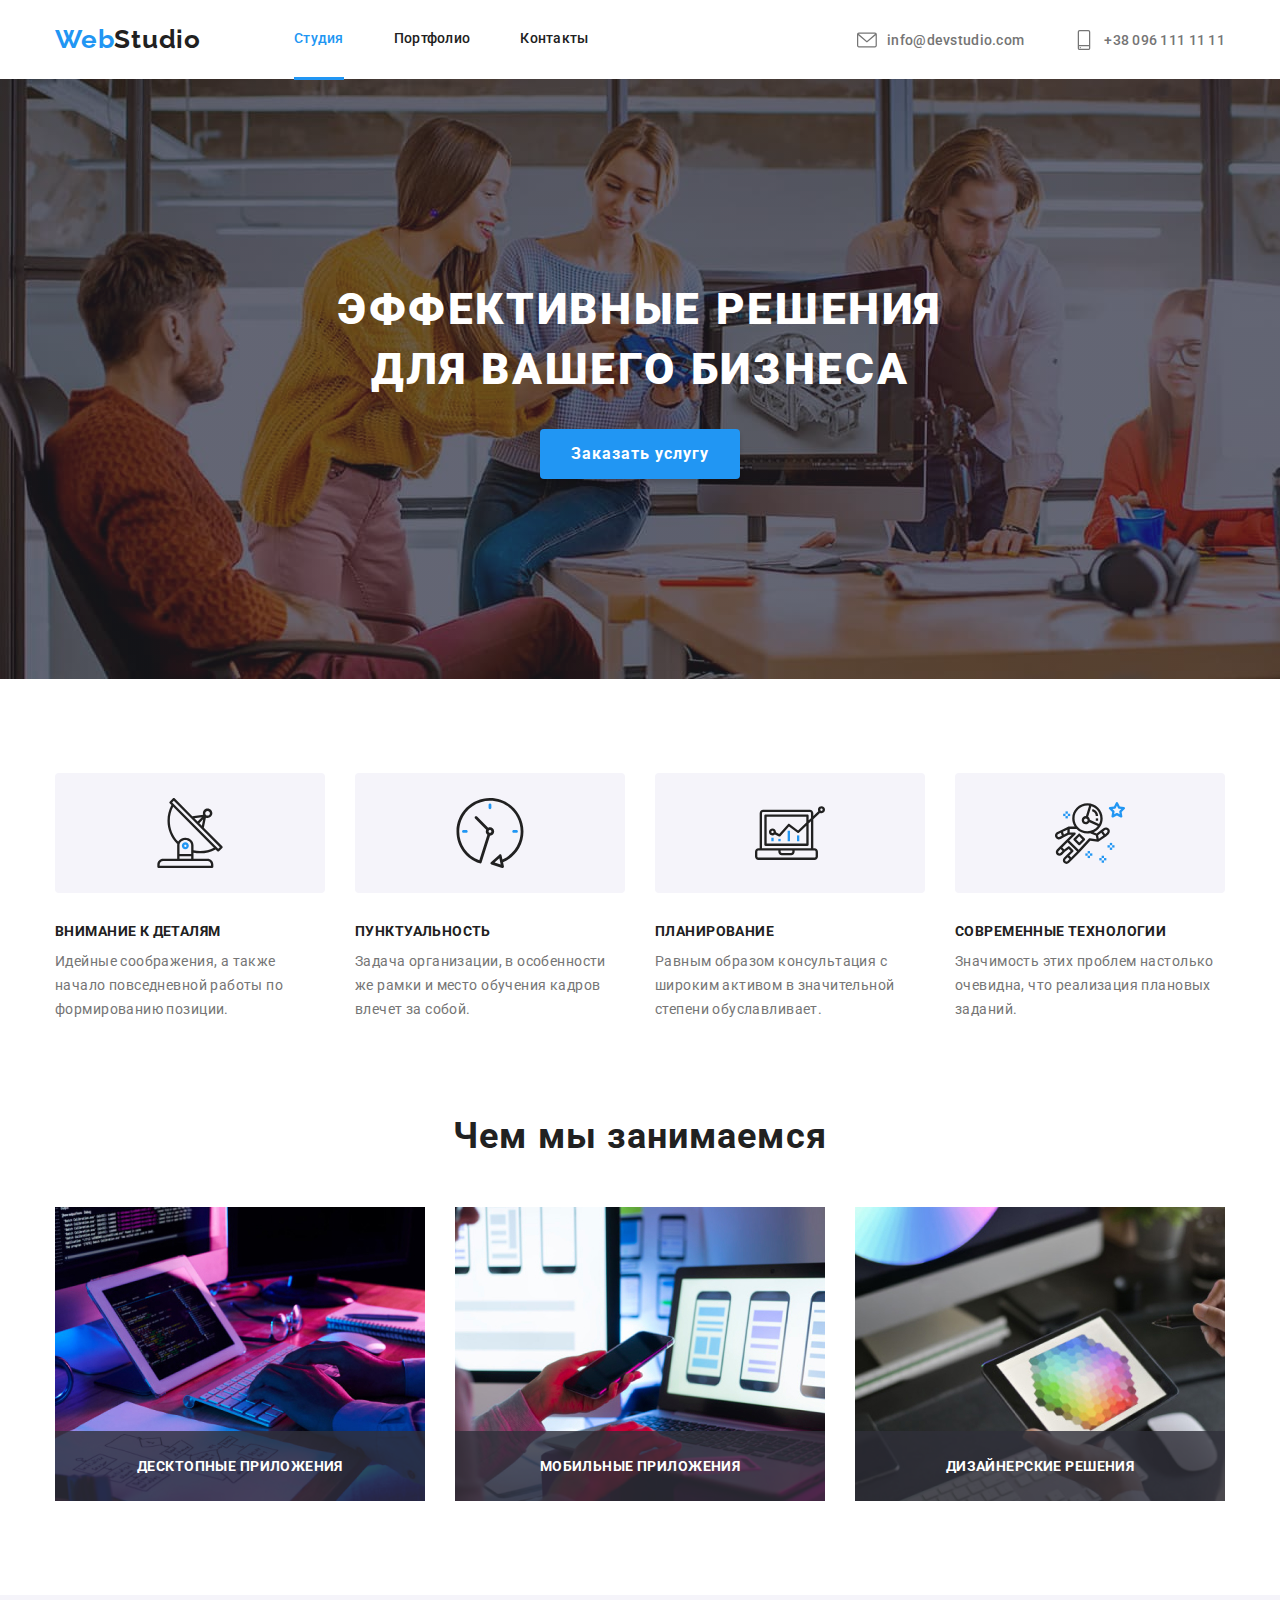
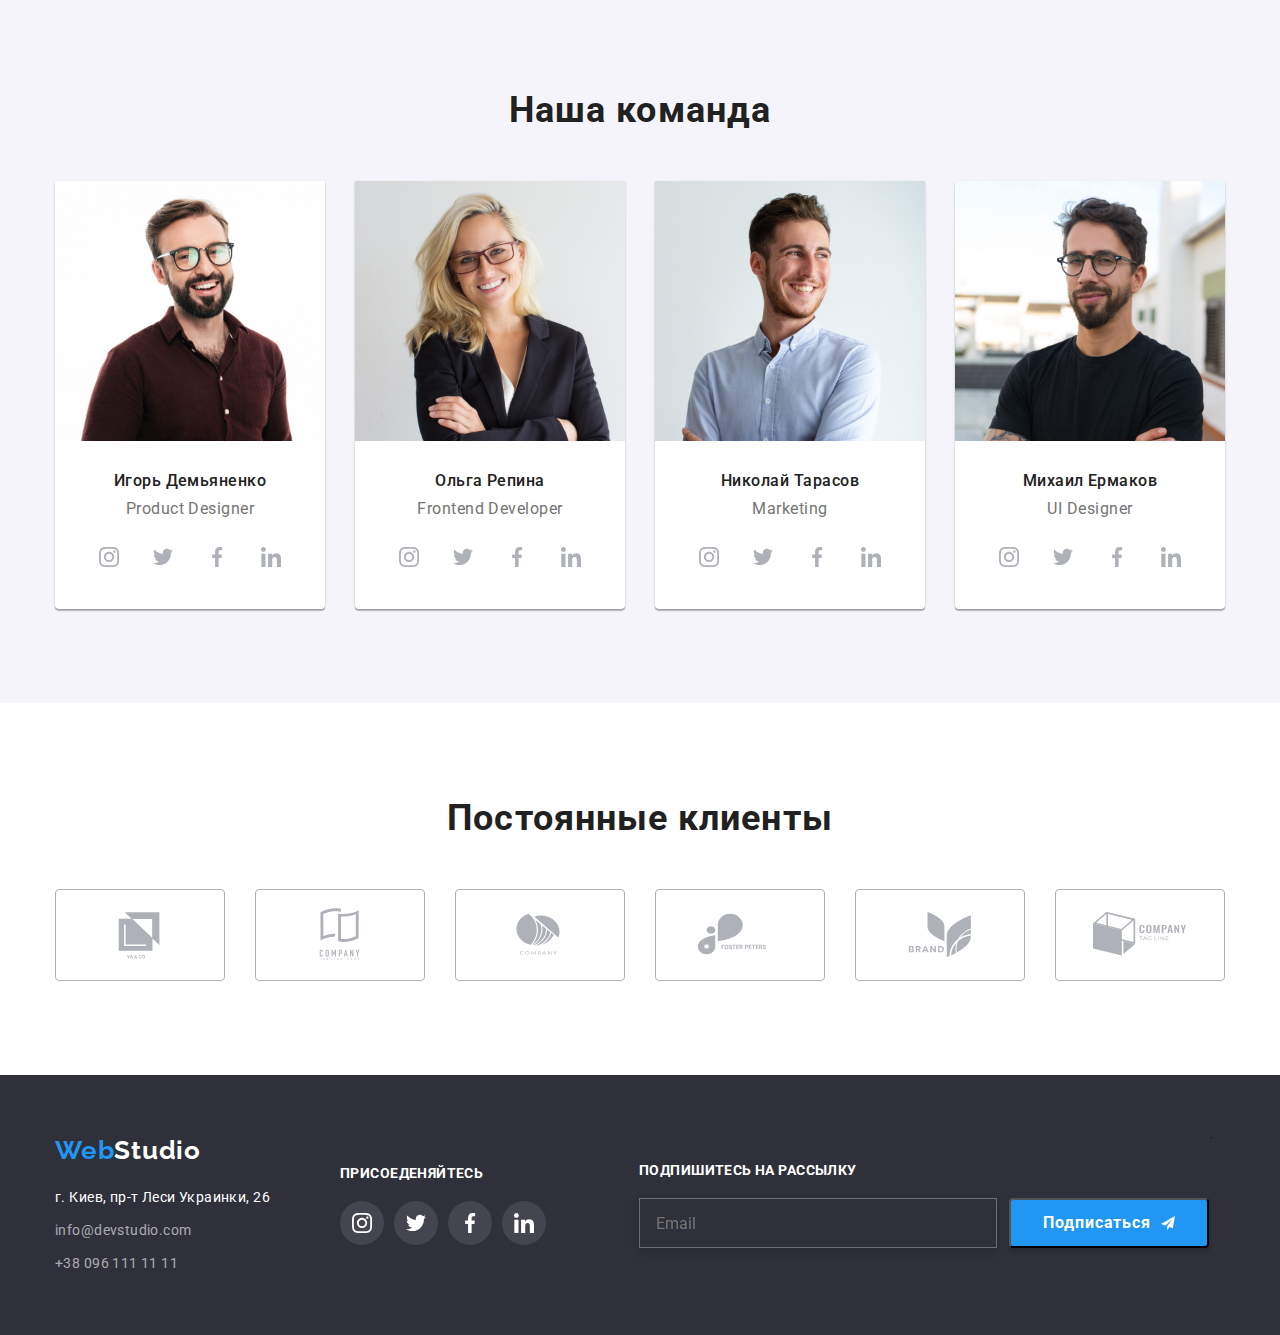
<file: index.html>
<!DOCTYPE html>
<html lang="en">
  <head>
    <meta charset="UTF-8" />
    <meta http-equiv="X-UA-Compatible" content="IE=edge" />
    <meta name="viewport" content="width=device-width, initial-scale=1.0" />
    <link href="https://fonts.googleapis.com/css2?family=Raleway:wght@700&display=swap" rel="stylesheet">
    <link href="https://fonts.googleapis.com/css2?family=Raleway:wght@700&family=Roboto:wght@400;500;700;900&display=swap" rel="stylesheet">
    <link rel="stylesheet" href="https://cdnjs.cloudflare.com/ajax/libs/modern-normalize/1.1.0/modern-normalize.min.css">
    <link rel="stylesheet" href="./css/main.min.css">
    <title>Document</title>
  </head>

  <body>
    <header class="header">
      <div class="container header-container">
        <nav class="nav">
          <a href="" class="nav-logo">Web<span class="nav-logo2">Studio</span></a>
        <ul class="site-nav">
          <li class="site-nav__item"><a href="./index.html" class="site-nav__link site-nav__link--current">Студия</a></li>
          <li class="site-nav__item">
            <a href="./portfolio.html" class="site-nav__link ">Портфолио </a>
          </li >
          <li class="site-nav__item"><a href="" class="site-nav__link"> Контакты </a></li>
        </ul>
      </nav>
        <ul class="contacts-list">
          <li class="contacts-list__item">
            <a href="mailto:info@devstudio.com" class="contacts-list__link"> 
              <svg class="contacts-list__link--mail" width="20" height="20">
                <use href="./images/icons.svg#icon-mail"></use>
              </svg>info@devstudio.com
            </a>
          </li >
          <li class="contacts-list__item">
            <a href="tel:+380961111111" class="contacts-list__link"
              ><svg class="contacts-list__link--phone" width="20" height="20">
                <use href="./images/icons.svg#icon-smartphone"></use>
              </svg> +38 096 111 11 11</a
            >
          </li>
        </ul>
      </div>
    </header>
    <main>
      <section class="section-slogan"> 
        <div class="container">
          <h1 class="section-slogan__title" >Эффективные решения <br> для вашего бизнеса</h1>
          <button type="button" class="section-slogan__button" data-modal-open>Заказать услугу</button>
        </div>
      </section>
      <div class="backdrop is-hidden" data-modal>
        <div class="modal">
          <form class="modal-form">
            <div class="form-block">
              <h6 class="tittle-form">
              Оставьте свои данные, мы вам перезвоним
              </h6>
              <label for="name" class="label-form">
                Имя 
              </label>
              <div class="icon-block">
              <input class="input-form" type="text" id="name" name="name" >
                  <svg class="icon-form">
                    <use href="./images/icons.svg#icon-contact " width="12" height="12">
                    </use>
                  </svg>
              </div>
              <label for="tel" class="label-form">
                Телефон 
              </label>
              <div class="icon-block">
                <input class="input-form" type="tel" id="tel" name="tel">
                  <svg class="icon-form">
                    <use href="./images/icons.svg#icon-phone " width="12" height="12">
                    </use>
                  </svg>
              </div>
              <label for="mail" class="label-form">
                Почта
              </label>
                <div class="icon-block">
                  <input class="input-form"  type="email" id="mail" name="mail">
                    <svg class="icon-form">
                      <use href="./images/icons.svg#icon-mail-form" width="12" height="12">
                      </use>
                    </svg>
                </div>
              <label for="comment" class="label-form">
                Комментарий
              </label>
              <textarea class="textarea" rows="5"  placeholder="Введите текст" ></textarea>
            </div>
            <label class="check-block-text" >
              <input type="checkbox"  name="topic" value="agree" id="agree"  class="checkbox" >
              <span class="check"></span>
              Соглашаюсь с рассылкой и принимаю <a class="link-form" href="">Условия договора</a></label> 
            <button class="form-button" type="submit">Отправить</button>
          </form>
          <button data-modal-close class="close-menu">
            <svg class="icon-close-form">
              <use href="./images/icons.svg#icon-close " width="11" height="11">
              </use>
            </svg>
          </button>
        </div>
      </div>
      
      <section class="section">
        <div class="container ">
          <h2 class="section-tittle">Информация</h2>
          <ul class="information-list">
            <li class="information-list__item">
              <div class="information-meta">
                <svg class="information-icon" width="70" height="70">
                  <use href="./images/icons.svg#icon-antenna"></use>
                </svg>
              </div>
              <h3 class="information-subtitles">Внимание к деталям</h3>
              <p class="information-description">
                Идейные соображения, а также начало повседневной работы по
                формированию позиции.
              </p>
            </li>   
            <li class="information-list__item">
              <div class="information-meta">
                <svg class="information-icon" width="70" height="70">
                  <use href="./images/icons.svg#icon-clock"></use>
                </svg>
              </div>
              <h3 class="information-subtitles">Пунктуальность</h3>
              <p class="information-description"> 
                Задача организации, в особенности же рамки и место обучения кадров
                влечет за собой.
              </p>
            </li>
            <li class="information-list__item">
              <div class="information-meta">
                <svg class="information-icon" width="70" height="70">
                  <use href="./images/icons.svg#icon-diagrama"></use>
                </svg>  
              </div>
              <h3 class="information-subtitles">Планирование</h3>
              <p class="information-description">
                Равным образом консультация с широким активом в значительной
                степени обуславливает.
              </p>
            </li>
            <li class="information-list__item">
              <div class="information-meta">
                <svg class="information-icon" width="70" height="70">
                  <use href="./images/icons.svg#icon-astronaut"></use>
                </svg>
              </div>
              <h3 class="information-subtitles">Современные технологии</h3>
              <p class="information-description">
                Значимость этих проблем настолько очевидна, что реализация
                плановых заданий.
              </p >
            </li>
          </ul>
        </div>
        </section >
        <section class="section-specialization">
          <div class="container">
            <h2 class="section-specialization__tittle">Чем мы занимаемся</h2>
          <ul class="specialization-list">
            <li class="specalization-list__item">
              <div class="specalization-thumb thumb-one">
                <img src="./images/img.jpg" alt="Человек печатает" width="370" />
              </div>
              
            </li>
            <li class="specalization-list__item">
              <div class="specalization-thumb thumb-two">
                <img
                src="./images/img2.jpg"
                alt="Человек смотрит в телефон"
                width="370"
              />
              </div>
              
            </li>
            <li class="specalization-list__item">
              <div class="specalization-thumb thumb-three">
                <img
                src="./images/img3.jpg"
                alt="Человек смотрит в планшет"
                width="370"
              />
              </div>
            </li>
          </ul>
        </div>
      </section>
      <section class="section-team">
        <div class="container">
        <h2 class="section-team__tittle"> Наша команда</h2>
        <ul class="team-list">
          <li class="team-list__item">
            <img src="./images/h1.jpg" alt="Фото парня в очках" width="270" />
            <div class="teams-container">
            <h3 class="team-name">Игорь Демьяненко</h3>
            <p class="team-specialization">Product Designer</p>
            <ul class="team-media__list">
              <li class="team-media__list--item">
                <a class="team-media__link" href="">
                  <svg class="team-media__icon">
                    <use href="./images/icons.svg#icon-instagram">
                    </use>
                  </svg>
                </a>
              </li>
              <li class="team-media__list--item"> <a class="team-media__link" href="">
                <svg class="team-media__icon">
                  <use href="./images/icons.svg#icon-twitter">
                  </use>
                </svg>
              </a></li>
              <li class="team-media__list--item">
                <a class="team-media__link" href="">
                <svg class="team-media__icon">
                  <use href="./images/icons.svg#icon-facebook">
                  </use>
                </svg>
              </a></li>
              <li class="team-media__list--item"> <a class="team-media__link" href="">
                <svg class="team-media__icon">
                  <use href="./images/icons.svg#icon-linkedin">
                  </use>
                </svg>
              </a></li>
            </ul>
            </div>
          </li>
          <li class="team-list__item">
            <img
              src="./images/h2.jpg"
              alt="Фото девушки с белыми волосами в очках"
              width="270"
            />
            <div class="teams-container">
            <h3 class="team-name">Ольга Репина</h3>
            <p class="team-specialization">Frontend Developer</p>  
            <ul class="team-media__list">
              <li class="team-media__list--item">
                <a class="team-media__link" href="">
                  <svg class="team-media__icon">
                    <use href="./images/icons.svg#icon-instagram">
                    </use>
                  </svg>
                </a>
              </li>
              <li class="team-media__list--item"> <a class="team-media__link" href="">
                <svg class="team-media__icon">
                  <use href="./images/icons.svg#icon-twitter">
                  </use>
                </svg>
              </a></li>
              <li class="team-media__list--item">
                <a class="team-media__link" href="">
                <svg class="team-media__icon">
                  <use href="./images/icons.svg#icon-facebook">
                  </use>
                </svg>
              </a></li>
              <li class="team-media__list--item"> <a class="team-media__link" href="">
                <svg class="team-media__icon">
                  <use href="./images/icons.svg#icon-linkedin">
                  </use>
                </svg>
              </a></li>
            </ul>
            </div>
          </li>
          <li class="team-list__item">
            <img
              src="./images/h3.jpg"
              alt="Фото парня в рубашке  "
              width="270"
            />
            <div class="teams-container">
            <h3 class="team-name">Николай Тарасов</h3>
            <p class="team-specialization">Marketing</p>  
            <ul class="team-media__list">
              <li class="team-media__list--item">
                <a class="team-media__link" href="">
                  <svg class="team-media__icon">
                    <use href="./images/icons.svg#icon-instagram">
                    </use>
                  </svg>
                </a>
              </li>
              <li class="team-media__list--item"> <a class="team-media__link" href="">
                <svg class="team-media__icon">
                  <use href="./images/icons.svg#icon-twitter">
                  </use>
                </svg>
              </a></li>
              <li class="team-media__list--item">
                <a class="team-media__link" href="">
                <svg class="team-media__icon">
                  <use href="./images/icons.svg#icon-facebook">
                  </use>
                </svg>
              </a></li>
              <li class="team-media__list--item"> <a class="team-media__link" href="">
                <svg class="team-media__icon">
                  <use href="./images/icons.svg#icon-linkedin">
                  </use>
                </svg>
              </a></li>
            </ul>
            </div>
          </li>
          <li class="team-list__item ">
            <img
              src="./images/h4.jpg"
              alt="Фото парня в чёрной футболке"
              width="270"
            />
            <div class="teams-container">
            <h3 class="team-name">Михаил Ермаков</h3>
            <p class="team-specialization">UI Designer</p>  
            <ul class="team-media__list">
              <li class="team-media__list--item">
                <a class="team-media__link" href="">
                  <svg class="team-media__icon">
                    <use href="./images/icons.svg#icon-instagram">
                    </use>
                  </svg>
                </a>
              </li>
              <li class="team-media__list--item"> <a class="team-media__link" href="">
                <svg class="team-media__icon">
                  <use href="./images/icons.svg#icon-twitter">
                  </use>
                </svg>
              </a></li>
              <li class="team-media__list--item">
                <a class="team-media__link" href="">
                <svg class="team-media__icon">
                  <use href="./images/icons.svg#icon-facebook">
                  </use>
                </svg>
              </a></li>
              <li class="team-media__list--item"> <a class="team-media__link" href="">
                <svg class="team-media__icon">
                  <use href="./images/icons.svg#icon-linkedin">
                  </use>
                </svg>
              </a></li>
            </ul>
            </div>
          </li>
        </ul>
      </div>
      </section>
      <section class="client-section">
        <div class="container">
          <h2 class="client-section__title"> Постоянные клиенты</h2>
          <ul class="client-list">
            <li class="client-list__item">
                <a class="client-link" href="">
                  <svg class="client-icon">
                    <use href="./images/icons.svg#icon-client1">
                    </use>
                  </svg>
                </a>
              </li>
            <li class="client-list__item">
              <a class="client-link" href="">
                <svg class="client-icon">
                  <use href="./images/icons.svg#icon-client2">
                  </use>
                </svg>
              </a>
            </li>
            <li class="client-list__item">
            <a class="client-link" href="">
              <svg class="client-icon">
                <use href="./images/icons.svg#icon-client3">
                </use>
              </svg>
            </a>
            </li>
            <li class="client-list__item">
              <a class="client-link" href="">
                <svg class="client-icon">
                  <use href="./images/icons.svg#icon-client4">
                  </use>
                </svg>
              </a>
            </li>
              <li class="client-list__item"> 
                <a class="client-link" href="">
                  <svg class="client-icon">
                    <use href="./images/icons.svg#icon-client5">
                    </use>
                  </svg>
                </a>
            </li>
            <li class="client-list-item">
              <a class="client-link" href="">
                <svg class="client-icon">
                  <use href="./images/icons.svg#icon-client6">
                  </use>
                </svg>
              </a>
          </li>
          </ul>
        </div>
      </section>
    </main>
    <footer class="footer">
      <div class="container">
        <div class="footer-div-second">
      <div class="footer-left">
        <a href="" class="footer-logo">Web<span class="footer-logo2">Studio</span></a>
      <address class="address">
        <ul class="addres-list">
          <li class="addres-list__item">
              <a
                href="https://www.google.com.ua/maps/place/%D0%B1%D1%83%D0%BB.+%D0%9B%D0%B5%D1%81%D0%B8+%D0%A3%D0%BA%D1%80%D0%B0%D0%B8%D0%BD%D0%BA%D0%B8,+26,+%D0%9A%D0%B8%D0%B5%D0%B2,+02000/@50.4265841,30.5361971,17z/data=!3m1!4b1!4m5!3m4!1s0x40d4cf0e033ecbe9:0x57a4dffefec77da0!8m2!3d50.4265807!4d30.5383858?hl=ru"
                target="_blank"
                class="footer-googlelink"
                >г. Киев, пр-т Леси Украинки, 26</a
              >
          </li>
          <li class="addres-list__item">
              <a href="mailto:info@devstudio.com" class="address-link"
                >info@devstudio.com</a
              >
          </li>
          <li class="addres-list__item">
              <a href="tel:+380961111111" class="address-link"
                >+38 096 111 11 11</a
              >
          </li>
        </ul>
      </address>
      </div>
      <div class="footer-center">
          <h4 class="welcom">Присоеденяйтесь</h4>
          <ul class="team-media__list">
            <li class="team-media__list--item">
              <a class="team-media__link" href="">
                <svg class="team-media__icon footer-icon" >
                  <use href="./images/icons.svg#icon-instagram">
                  </use>
                </svg>
              </a>
            </li>
            <li class="team-media__list--item"> <a class="team-media__link" href="">
              <svg class="team-media__icon footer-icon">
                <use href="./images/icons.svg#icon-twitter">
                </use>
              </svg>
            </a></li>
            <li class="team-media__list--item">
              <a class="team-media__link" href="">
              <svg class="team-media__icon footer-icon">
                <use href="./images/icons.svg#icon-facebook">
                </use>
              </svg>
            </a></li>
            <li class="team-media__list--item"> <a class="team-media__link" href="">
              <svg class="team-media__icon footer-icon">
                <use href="./images/icons.svg#icon-linkedin">
                </use>
              </svg>
            </a></li>
          </ul>
      </div>
      <div class="footer-div-right">
        <h5 class="distribution-tittle">Подпишитесь на рассылку</h5>
        <form class="footer-distrbution">
          <input type="email" name="Email" placeholder="Email" class="footer-distrbution__input"> 
          <button class="footer-distrbution__button">Подписаться
            <svg class="footer-distrbution__button--svg">
              <use href="./images/icons.svg#icon-telegram">
              </use>
            </svg>
          </button>
        </form>
      </div>`
    </div>
    </div> 
  </footer>
  <script src="./js/modal.js"></script>
  </body> 
</html>
</file>
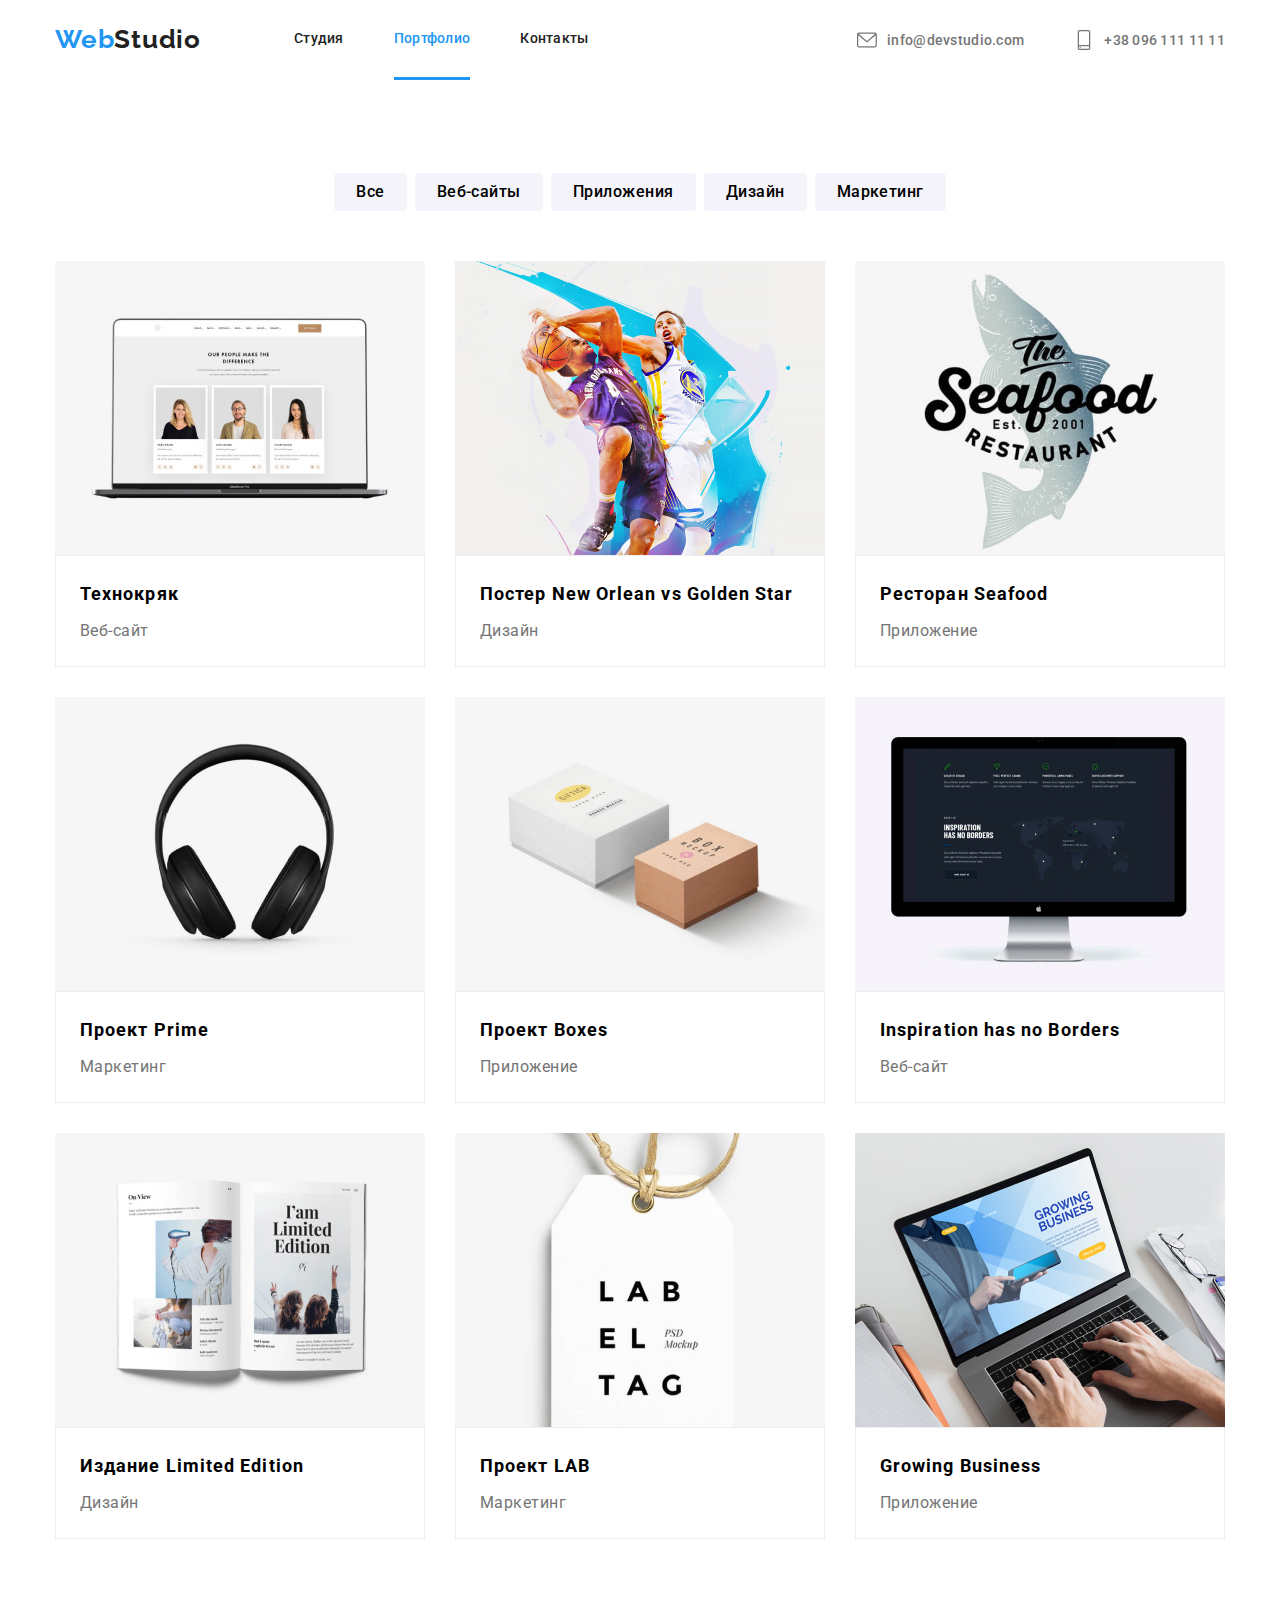
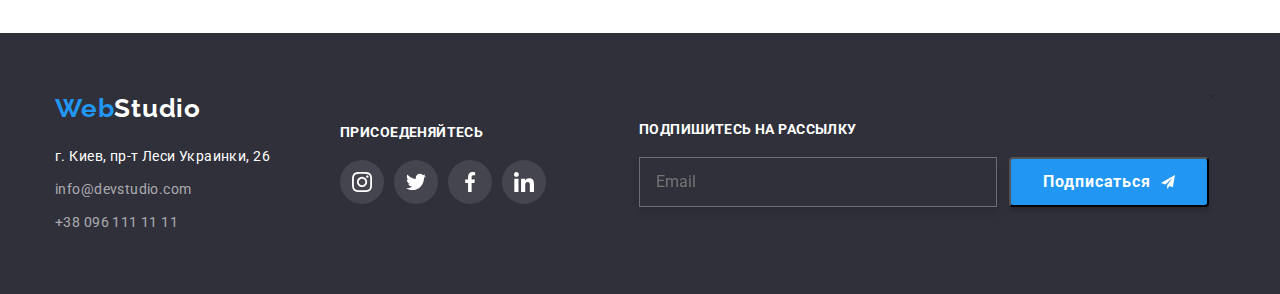
<file: portfolio.html>
<!DOCTYPE html>
<html lang="en">
  <head>
    <meta charset="UTF-8" />
    <meta http-equiv="X-UA-Compatible" content="IE=edge" />
    <meta name="viewport" content="width=device-width, initial-scale=1.0" />
    <link
      href="https://fonts.googleapis.com/css2?family=Raleway:wght@700&display=swap"
      rel="stylesheet"
    />
    <link
      href="https://fonts.googleapis.com/css2?family=Raleway:wght@700&family=Roboto:wght@400;500;700;900&display=swap"
      rel="stylesheet"
    />
    <link rel="stylesheet" href="https://cdnjs.cloudflare.com/ajax/libs/modern-normalize/1.1.0/modern-normalize.min.css">

    <link rel="stylesheet" href="./css/main.min.css">
    <title>Document</title>
  </head>
  <body>
    <header class="header">
      <div class="container header-container">
        <nav class="nav">
          <a href="" class="nav-logo">Web<span class="nav-logo2">Studio</span></a>
        <ul class="site-nav">
          <li class="site-nav__item"><a href="./index.html" class="site-nav__link ">Студия</a></li>
          <li class="site-nav__item">
            <a href="./portfolio.html" class="site-nav__link site-nav__link--current">Портфолио </a>
          </li >
          <li class="site-nav__item"><a href="" class="site-nav__link"> Контакты </a></li>
        </ul>
      </nav>
        <ul class="contacts-list">
          <li class="contacts-list__item">
            <a href="mailto:info@devstudio.com" class="contacts-list__link"> 
              <svg class="contacts-list__link--mail" width="20" height="20">
                <use href="./images/icons.svg#icon-mail"></use>
              </svg>info@devstudio.com
            </a>
          </li >
          <li class="contacts-list__item">
            <a href="tel:+380961111111" class="contacts-list__link"
              ><svg class="contacts-list__link--phone" width="20" height="20">
                <use href="./images/icons.svg#icon-smartphone"></use>
              </svg> +38 096 111 11 11</a>
          </li>
        </ul>
      </div>
    </header>
    <main>
      <section class="section">  
        <div class="container">
          <h2 class="button-tittle">Меню кнопок</h2>
          <ul class="button-list"> 
            <li class="button-list__item"><button type="button" class="button">Все</button></li>
            <li class="button-list__item"><button type="button" class="button">Веб-сайты</button></li>
            <li class="button-list__item"><button type="button" class="button">Приложения</button></li>
            <li class="button-list__item"><button type="button" class="button">Дизайн</button></li>
            <li class="button-list__item"><button type="button" class="button">Маркетинг</button></li>
          </ul>
          <ul class="portfolio-fotos__list">
            <li class="portfolio-fotos__list--item">
              <div class="portfolio-thumb portfolio-thumb-one">
                <img
                src="./images/imgprt.jpg"
                alt="Интернет страница"
                width="370"
                height="294"
              />
              </div>
              
              <div class="container-content">
              <h3 class="portfolio-fotos__subtittle">Технокряк</h3>
              <p class="portfolio-fotos__description">Веб-сайт</p>
              </div> 
            </li>
            <li class="portfolio-fotos__list--item">
              <div class="portfolio-thumb portfolio-thumb-two">
                <img
                  src="./images/imgprt2.jpg"
                  alt="Игра в баскетбол"
                  width="370"
                  height="294"
                />
              </div>
              
              <div class="container-content">
              <h3 class="portfolio-fotos__subtittle">Постер New Orlean vs Golden Star</h3>
              <p class="portfolio-fotos__description">Дизайн</p>  
              </div>
              
            </li>
            <li class="portfolio-fotos__list--item">
              <div class="portfolio-thumb portfolio-thumb-three">
                <img
                src="./images/imgprt3.jpg"
                alt="Логотип"
                width="370"
                height="294"
              />
              </div>
              
              <div class="container-content">
              <h3 class="portfolio-fotos__subtittle">Ресторан Seafood</h3>
              <p class="portfolio-fotos__description">Приложение</p>  
              </div>
              
            </li >
            <li class="portfolio-fotos__list--item">
              <div class="portfolio-thumb portfolio-thumb-four">
                <img
                src="./images/imgprt4.jpg"
                alt="Наушники"
                width="370"
                height="294"
              />
              </div>
              
              <div class="container-content">
              <h3 class="portfolio-fotos__subtittle">Проект Prime</h3>
              <p class="portfolio-fotos__description">Маркетинг</p>  
              </div>
            </li >
            <li class="portfolio-fotos__list--item">
              <div class="portfolio-thumb portfolio-thumb-five">
                <img
                src="./images/imgprt5.jpg"
                alt="Коробки"
                width="370"
                height="294"
              />
              </div>
              
              <div class="container-content">
              <h3 class="portfolio-fotos__subtittle">Проект Boxes</h3>
              <p class="portfolio-fotos__description">Приложение</p> 
              </div>
              
            </li >
            <li class="portfolio-fotos__list--item">
              <div class="portfolio-thumb portfolio-thumb-six">
                <img
                src="./images/imgprt6.jpg"
                alt="Монитор"
                width="370"
                height="294"
              />
              </div>
              <div class="container-content">
              <h3 class="portfolio-fotos__subtittle">Inspiration has no Borders</h3>
              <p class="portfolio-fotos__description">Веб-сайт</p>  
              </div>
              
            </li>
            <li class="portfolio-fotos__list--item">
              <div class="portfolio-thumb portfolio-thumb-seven">
                <img
                src="./images/imgprt7.jpg"
                alt="Книга"
                width="370"
                height="294"
              />
              </div>
              
              <div class="container-content">
              <h3 class="portfolio-fotos__subtittle">Издание Limited Edition</h3>
              <p class="portfolio-fotos__description">Дизайн</p>  
              </div>
              
            </li>
            <li class="portfolio-fotos__list--item">
              <div class="portfolio-thumb portfolio-thumb-eight">
                <img
                src="./images/imgprt8.jpg"
                alt="Бирка"
                width="370"
                height="294"
              />
              </div>
              
              <div class="container-content">
              <h3 class="portfolio-fotos__subtittle">Проект LAB</h3>
              <p class="portfolio-fotos__description">Маркетинг</p>  
              </div>
              
            </li>
            <li class="portfolio-fotos__list--item">
              <div class="portfolio-thumb portfolio-thumb-nine">
                <img
                src="./images/imgprt9.jpg"
                alt="Ноутбук"
                width="370"
                height="294"
                class="anim-foto"
              />
              </div>
              
              <div class="container-content">
              <h3 class="portfolio-fotos__subtittle">Growing Business</h3>
              <p class="portfolio-fotos__description">Приложение</p>  
              </div>
            </li>
          </ul>
        </div>
        </section>
      </main>
      <footer class="footer">
        <div class="container">
          <div class="footer-div-second">
        <div class="footer-left">
          <a href="" class="footer-logo">Web<span class="footer-logo2">Studio</span></a>
        <address class="address">
          <ul class="addres-list">
            <li class="addres-list__item">
                <a
                  href="https://www.google.com.ua/maps/place/%D0%B1%D1%83%D0%BB.+%D0%9B%D0%B5%D1%81%D0%B8+%D0%A3%D0%BA%D1%80%D0%B0%D0%B8%D0%BD%D0%BA%D0%B8,+26,+%D0%9A%D0%B8%D0%B5%D0%B2,+02000/@50.4265841,30.5361971,17z/data=!3m1!4b1!4m5!3m4!1s0x40d4cf0e033ecbe9:0x57a4dffefec77da0!8m2!3d50.4265807!4d30.5383858?hl=ru"
                  target="_blank"
                  class="footer-googlelink"
                  >г. Киев, пр-т Леси Украинки, 26</a
                >
            </li>
            <li class="addres-list__item">
                <a href="mailto:info@devstudio.com" class="address-link"
                  >info@devstudio.com</a
                >
            </li>
            <li class="addres-list__item">
                <a href="tel:+380961111111" class="address-link"
                  >+38 096 111 11 11</a
                >
            </li>
          </ul>
        </address>
        </div>
        <div class="footer-center">
            <h4 class="welcom">Присоеденяйтесь</h4>
            <ul class="team-media__list">
              <li class="team-media__list--item">
                <a class="team-media__link" href="">
                  <svg class="team-media__icon footer-icon">
                    <use href="./images/icons.svg#icon-instagram">
                    </use>
                  </svg>
                </a>
              </li>
              <li class="team-media__list--item"> <a class="team-media__link" href="">
                <svg class="team-media__icon footer-icon">
                  <use href="./images/icons.svg#icon-twitter">
                  </use>
                </svg>
              </a></li>
              <li class="team-media__list--item">
                <a class="team-media__link" href="">
                <svg class="team-media__icon footer-icon">
                  <use href="./images/icons.svg#icon-facebook">
                  </use>
                </svg>
              </a></li>
              <li class="team-media__list--item"> <a class="team-media__link" href="">
                <svg class="team-media__icon footer-icon">
                  <use href="./images/icons.svg#icon-linkedin">
                  </use>
                </svg>
              </a></li>
            </ul>
        </div>
        <div class="footer-div-right">
          <h5 class="distribution-tittle">Подпишитесь на рассылку</h5>
          <form class="footer-distrbution">
            <input type="email" name="Email" placeholder="Email" class="footer-distrbution__input"> 
            <button class="footer-distrbution__button">Подписаться
              <svg class="footer-distrbution__button--svg " >
                <use href="./images/icons.svg#icon-telegram">
                </use>
              </svg>
            </button>
          </form>
        </div>`
      </div>
      </div> 
    </footer>
  </body>
</html>
</file>
<file: css/main.min.css>
body{background-color:#fff;font-family:Roboto, sans-serif;color:#212121;margin:0px}ul{margin-top:0px;margin-bottom:0px;list-style-type:none;padding:0px}img{display:block;max-width:100%;height:auto}a{text-decoration:none}.header{border-bottom:1px solid #ECECEC}.nav{padding-top:24px;padding-bottom:25px;display:-webkit-box;display:-ms-flexbox;display:flex;-webkit-box-align:center;-ms-flex-align:center;align-items:center;-webkit-box-pack:center;-ms-flex-pack:center;justify-content:center}.nav-logo{color:#2196f3;font-family:Raleway, sans-serif;font-weight:700;font-size:26px;line-height:1.17;letter-spacing:0.03em}.nav-logo2{color:#212121;font-size:26px;line-height:1.17;letter-spacing:0.03em}.site-nav{margin-left:93px;margin-top:0px;margin-bottom:0px;padding-left:0px;display:-webkit-box;display:-ms-flexbox;display:flex}.site-nav .site-nav__item:not(:last-child){margin-right:50px}.header{border-bottom:1px}.site-nav__link{color:#212121;text-decoration:none;font-weight:500;font-size:14px;line-height:16px;letter-spacing:0.02em;-webkit-transition:color 250ms cubic-bezier(0.4, 0, 0.2, 1);transition:color 250ms cubic-bezier(0.4, 0, 0.2, 1)}.site-nav__link:hover,.site-nav__link:focus{color:#2196f3}.site-nav__link--current{color:#2196f3}.site-nav__link--current::after{text-decoration:underline;content:"";background-color:#2196f3;width:100%;height:3px;-webkit-transform:translateY(30px);transform:translateY(30px);display:-webkit-box;display:-ms-flexbox;display:flex}.contacts-list{margin-left:auto;display:-webkit-box;display:-ms-flexbox;display:flex;-webkit-box-align:center;-ms-flex-align:center;align-items:center}.contacts-list .contacts-list__item+.contacts-list__item{margin-left:50px}.contacts-list__link{text-decoration:none;color:#757575;font-weight:500;font-size:14px;line-height:16px;letter-spacing:0.02em;display:-webkit-box;display:-ms-flexbox;display:flex;-webkit-box-pack:center;-ms-flex-pack:center;justify-content:center;-webkit-box-align:center;-ms-flex-align:center;align-items:center;-webkit-transition:color 250ms cubic-bezier(0.4, 0, 0.2, 1);transition:color 250ms cubic-bezier(0.4, 0, 0.2, 1)}.contacts-list__link:hover,.contacts-list__link:focus{color:#2196f3}.contacts-list__link--mail{margin-right:10px;fill:currentColor;-webkit-transition:border-color 250ms cubic-bezier(0.4, 0, 0.2, 1);transition:border-color 250ms cubic-bezier(0.4, 0, 0.2, 1)}.contacts-list__link--phone{margin-right:10px;fill:currentColor;-webkit-transition:border-color 250ms cubic-bezier(0.4, 0, 0.2, 1);transition:border-color 250ms cubic-bezier(0.4, 0, 0.2, 1)}.contacts-list__item:hover{fill:#2196f3}.section-slogan{padding-top:200px;padding-bottom:200px;background-color:#2f303a;margin-left:auto;margin-right:auto;text-align:center;background-image:-webkit-gradient(linear, left top, right top, from(rgba(47,48,58,0.4)), to(rgba(47,48,58,0.4))),url(../images/backgroundimg.jpg);background-image:linear-gradient(to right, rgba(47,48,58,0.4), rgba(47,48,58,0.4)),url(../images/backgroundimg.jpg);background-size:cover}.section-slogan__title{color:#fff;font-weight:900;font-size:44px;line-height:60px;letter-spacing:0.06em;text-transform:uppercase;margin-top:0px;margin-bottom:30px;text-align:center}.section-slogan__button{color:#fff;background-color:#2196f3;-webkit-box-shadow:0px 4px 4px rgba(0,0,0,0.15);box-shadow:0px 4px 4px rgba(0,0,0,0.15);border-radius:4px;padding:10px, 32px, 10px, 32px;font-weight:700;font-size:16px;line-height:30px;letter-spacing:0.06em;border:none;min-width:200px;min-height:50px;cursor:pointer}.backdrop{position:fixed;top:0;bottom:0;left:0;right:0;background-color:rgba(15,12,12,0.5);z-index:2}.backdrop.is-hidden{opacity:0;pointer-events:none}.backdrop.is-hidden.modal{-webkit-transform:translate(-50%, -50%);transform:translate(-50%, -50%)}.modal{width:528px;height:581px;background-color:#fff;position:absolute;left:50%;top:50%;-webkit-transform:translate(-50%, -50%);transform:translate(-50%, -50%);position:absolute;-webkit-transition:-webkit-transform 2250ms cubic-bezier(0.4, 0, 0.2, 1);transition:-webkit-transform 2250ms cubic-bezier(0.4, 0, 0.2, 1);transition:transform 2250ms cubic-bezier(0.4, 0, 0.2, 1);transition:transform 2250ms cubic-bezier(0.4, 0, 0.2, 1), -webkit-transform 2250ms cubic-bezier(0.4, 0, 0.2, 1)}.close-menu{position:absolute;padding:0px;margin:0px;min-height:20px;min-height:30px;display:-webkit-box;display:-ms-flexbox;display:flex;-webkit-box-pack:center;-ms-flex-pack:center;justify-content:center;-webkit-box-align:center;-ms-flex-align:center;align-items:center;border:none;top:0px;right:0px;border-radius:50%;width:30px;height:30px;background:#FFFFFF;border:1px solid rgba(0,0,0,0.1);margin-top:8px;margin-right:8px;cursor:pointer}.close-menu:hover,.close-menu:focus{color:#2196f3}.tittle-form{font-family:'Roboto';font-style:normal;font-weight:700;font-size:20px;line-height:23px;text-align:center;letter-spacing:0.03em;color:#212121;margin-top:0px;margin-bottom:12px}.label-form{display:-webkit-box;display:-ms-flexbox;display:flex;-webkit-box-orient:vertical;-webkit-box-direction:normal;-ms-flex-direction:column;flex-direction:column;font-family:'Roboto';font-style:normal;font-weight:400;font-size:12px;line-height:14px;letter-spacing:0.01em;color:#757575;margin-bottom:4px;border-color:#2196f3}.input-form{margin-bottom:10px;padding-left:42px;height:40px;border:1px solid rgba(33,33,33,0.2);border-radius:4px;cursor:pointer;padding-top:12px;padding-bottom:12px;height:40px;padding-left:42px;outline:none}.input-form:focus{border-color:#2196f3}.input-form:focus ~ .icon-form{color:#2196f3;border-color:#2196f3}.modal-form{display:-webkit-box;display:-ms-flexbox;display:flex;-webkit-box-orient:vertical;-webkit-box-direction:normal;-ms-flex-direction:column;flex-direction:column;-webkit-box-pack:center;-ms-flex-pack:center;justify-content:center;-webkit-box-align:center;-ms-flex-align:center;align-items:center;padding:40px}.form-block{display:-webkit-box;display:-ms-flexbox;display:flex;-webkit-box-orient:vertical;-webkit-box-direction:normal;-ms-flex-direction:column;flex-direction:column}.checkbox{-webkit-appearance:none;border-radius:2px;background:#FFFFFF;position:absolute}.check{width:16px;height:15px;position:absolute;background-image:url(../images/circle.svg);left:-20px;top:4px}.checkbox:checked+.check{background-image:url(../images/check.svg);border-radius:2px;-webkit-box-shadow:none;box-shadow:none;background-size:contain}.check-block-text{font-family:'Roboto';font-style:normal;font-weight:400;font-size:14px;line-height:24px;letter-spacing:0.03em;color:#757575;margin-left:8px;margin-top:20px;margin-right:0px;margin-bottom:0px;cursor:pointer;position:relative}.form-button{background:#2196F3;-webkit-box-shadow:0px 4px 4px rgba(0,0,0,0.15);box-shadow:0px 4px 4px rgba(0,0,0,0.15);border-radius:4px;margin-top:30px;width:200px;height:50px;font-family:'Roboto';font-style:normal;font-weight:700;font-size:16px;line-height:30px;display:-webkit-box;display:-ms-flexbox;display:flex;-webkit-box-align:center;-ms-flex-align:center;align-items:center;text-align:center;letter-spacing:0.06em;color:#FFFFFF;cursor:pointer;-webkit-box-pack:center;-ms-flex-pack:center;justify-content:center}.icon-form{width:11px;height:11px;position:absolute;top:12px;left:10px;fill:currentColor}.icon-close-form{width:11px;height:11px;position:absolute;fill:currentColor;-webkit-transition:color 250ms cubic-bezier(0.4, 0, 0.2, 1);transition:color 250ms cubic-bezier(0.4, 0, 0.2, 1)}.icon-input{position:absolute;top:10px;left:10px}.icon-block{position:relative;display:-webkit-box;display:-ms-flexbox;display:flex;-webkit-box-orient:vertical;-webkit-box-direction:normal;-ms-flex-direction:column;flex-direction:column}.link-form{color:#2196f3;text-decoration:underline}.textarea{padding:12px 16px 12px 16px;border:1px solid rgba(33,33,33,0.2);border-radius:4px;resize:none}.textarea::-webkit-input-placeholder{font-family:'Roboto';font-style:normal;font-weight:400;font-size:14px;line-height:16px;letter-spacing:0.01em;color:rgba(117,117,117,0.5)}.textarea:-ms-input-placeholder{font-family:'Roboto';font-style:normal;font-weight:400;font-size:14px;line-height:16px;letter-spacing:0.01em;color:rgba(117,117,117,0.5)}.textarea::-ms-input-placeholder{font-family:'Roboto';font-style:normal;font-weight:400;font-size:14px;line-height:16px;letter-spacing:0.01em;color:rgba(117,117,117,0.5)}.textarea::placeholder{font-family:'Roboto';font-style:normal;font-weight:400;font-size:14px;line-height:16px;letter-spacing:0.01em;color:rgba(117,117,117,0.5)}.section{padding-top:94px;padding-bottom:94px}.header-container{display:-webkit-box;display:-ms-flexbox;display:flex}.container{margin:0 auto;width:1200px;padding-left:15px;padding-right:15px}.information-list{display:-webkit-box;display:-ms-flexbox;display:flex;padding-left:0px}.information-list__item:not(:last-child){margin-right:30px}.information-meta{background-color:#f5f4fa;width:270px;height:120px;margin-bottom:30px;border-radius:4px;display:-webkit-box;display:-ms-flexbox;display:flex;-webkit-box-pack:center;-ms-flex-pack:center;justify-content:center;-webkit-box-align:center;-ms-flex-align:center;align-items:center}.information-subtitles{color:#212121;font-weight:700;font-size:14px;line-height:16px;letter-spacing:0.03em;text-transform:uppercase;margin-top:0px;margin-bottom:10px}.information-description{color:#757575;font-size:14px;line-height:24px;letter-spacing:0.03em;margin-top:0px;margin-bottom:0px}.section-tittle{visibility:hidden;display:none;margin-top:0px;margin-bottom:0px}.section-specialization{padding-top:0px;padding-bottom:94px}.section-specialization__tittle{color:#212121;font-weight:700;font-size:36px;line-height:42px;letter-spacing:0.03em;margin-top:0px;margin-bottom:50px;text-align:center}.specialization-list{display:-webkit-box;display:-ms-flexbox;display:flex}.specalization-list__item:not(:last-child){margin-right:30px}.specalization-thumb::before{display:-webkit-box;display:-ms-flexbox;display:flex;content:"";position:absolute;width:370px;height:70px;bottom:0px;background:rgba(47,48,58,0.8);font-family:Roboto;font-style:normal;font-weight:bold;font-size:14px;line-height:16px;text-align:center;-webkit-box-pack:center;-ms-flex-pack:center;justify-content:center;-webkit-box-align:center;-ms-flex-align:center;align-items:center;letter-spacing:0.03em;text-transform:uppercase;color:#fff;z-index:1}.thumb-one::before{content:"Десктопные приложения"}.thumb-two::before{content:"Мобильные приложения"}.thumb-three::before{content:"Дизайнерские решения"}.specalization-thumb{position:relative}.section-team{background-color:#F5F4FA;padding-top:94px;padding-bottom:94px}.section-team__tittle{color:#212121;font-weight:700;font-size:36px;line-height:42px;letter-spacing:0.03em;margin-top:0px;margin-bottom:50px;text-align:center}.team-list{display:-webkit-box;display:-ms-flexbox;display:flex}.team-list__item{background-color:#fff;-webkit-box-shadow:0px 1px 3px rgba(0,0,0,0.12),0px 1px 1px rgba(0,0,0,0.14),0px 2px 1px rgba(0,0,0,0.2);box-shadow:0px 1px 3px rgba(0,0,0,0.12),0px 1px 1px rgba(0,0,0,0.14),0px 2px 1px rgba(0,0,0,0.2);border-radius:0px 0px 4px 4px}.team-list__item:not(:last-child){margin-right:30px}.team-name{color:#212121;font-weight:500;font-size:16px;line-height:19px;letter-spacing:0.03em;margin-top:0px;margin-bottom:10px}.teams-container{padding-top:30px;padding-bottom:30px;text-align:center}.team-specialization{color:#757575;font-size:16px;letter-spacing:0.03em;margin-top:0px;margin-bottom:16px}.team-media__list{display:-webkit-box;display:-ms-flexbox;display:flex;-webkit-box-pack:center;-ms-flex-pack:center;justify-content:center;-webkit-box-align:center;-ms-flex-align:center;align-items:center}.team-media__link{width:100%;height:100%;display:-webkit-box;display:-ms-flexbox;display:flex;-webkit-box-pack:center;-ms-flex-pack:center;justify-content:center;-webkit-box-align:center;-ms-flex-align:center;align-items:center;border-radius:50%;color:#AFB1B8;background-color:rgba(255,255,255,0.1);-webkit-transition:250ms cubic-bezier(0.4, 0, 0.2, 1);transition:250ms cubic-bezier(0.4, 0, 0.2, 1)}.team-media__link:hover,.team-media__link:focus{background-color:#2196f3;color:#fff}.team-media__list--item{width:44px;height:44px;border-radius:50%}.team-media__list--item:not(:last-child){margin-right:10px}.team-media__icon{width:20px;height:20px;fill:currentColor;-webkit-transition:border-color 250ms cubic-bezier(0.4, 0, 0.2, 1);transition:border-color 250ms cubic-bezier(0.4, 0, 0.2, 1)}.client-link{display:-webkit-box;display:-ms-flexbox;display:flex;-webkit-box-pack:center;-ms-flex-pack:center;justify-content:center;-webkit-box-align:center;-ms-flex-align:center;align-items:center;color:#AFB1B8;border:1px solid #AFB1B8;-webkit-box-sizing:border-box;box-sizing:border-box;border-radius:4px;width:100%;height:100%;width:170px;height:92px;-webkit-transition:border-color 250ms cubic-bezier(0.4, 0, 0.2, 1);transition:border-color 250ms cubic-bezier(0.4, 0, 0.2, 1)}.client-link:hover,.client-link:focus{border-color:#2196f3;color:#2196f3}.client-list__item:not(:last-child){margin-right:30px}.client-list{display:-webkit-box;display:-ms-flexbox;display:flex}.client-icon{width:106px;height:60px;fill:currentColor;-webkit-transition:color 250ms cubic-bezier(0.4, 0, 0.2, 1);transition:color 250ms cubic-bezier(0.4, 0, 0.2, 1)}.client-section{padding-bottom:94px;padding-top:94px}.client-section__title{color:#212121;font-weight:700;font-size:36px;line-height:42px;letter-spacing:0.03em;margin-top:0px;margin-bottom:50px;text-align:center}.footer{padding-top:60px;padding-bottom:60px;background-color:#2f303a;display:-webkit-box;display:-ms-flexbox;display:flex}.addres-list{display:-webkit-box;display:-ms-flexbox;display:flex;-webkit-box-pack:center;-ms-flex-pack:center;justify-content:center;-webkit-box-align:start;-ms-flex-align:start;align-items:start;-webkit-box-orient:vertical;-webkit-box-direction:normal;-ms-flex-direction:column;flex-direction:column;padding-left:0px}.footer-googlelink{color:#fff;text-decoration:none;font-size:14px;line-height:24px;letter-spacing:0.03em;-webkit-transition:color 250ms cubic-bezier(0.4, 0, 0.2, 1);transition:color 250ms cubic-bezier(0.4, 0, 0.2, 1)}.footer-googlelink:hover,.footer-googlelink:focus{color:#2196f3}.addres-list__item:not(:last-child){margin-bottom:9px}.address-link{color:rgba(255,255,255,0.6);font-size:14px;line-height:24px;letter-spacing:0.03em;-webkit-transition:color 250ms cubic-bezier(0.4, 0, 0.2, 1);transition:color 250ms cubic-bezier(0.4, 0, 0.2, 1)}.address-link:hover,.address-link:focus{color:#2196f3}.distribution-tittle{font-family:Roboto;font-style:normal;font-weight:bold;font-size:14px;line-height:16px;letter-spacing:0.03em;text-transform:uppercase;color:#FFFFFF;-webkit-box-pack:center;-ms-flex-pack:center;justify-content:center;-webkit-box-align:center;-ms-flex-align:center;align-items:center;display:-webkit-box;display:-ms-flexbox;display:flex;margin-top:0px;margin-bottom:20px}.footer-div-second{display:-webkit-box;display:-ms-flexbox;display:flex}.footer-div-right{-webkit-box-pack:center;-ms-flex-pack:center;justify-content:center;display:-webkit-box;display:-ms-flexbox;display:flex;-webkit-box-align:start;-ms-flex-align:start;align-items:start;-webkit-box-orient:vertical;-webkit-box-direction:normal;-ms-flex-direction:column;flex-direction:column}.footer-left{display:-webkit-box;display:-ms-flexbox;display:flex;-webkit-box-pack:center;-ms-flex-pack:center;justify-content:center;-webkit-box-align:start;-ms-flex-align:start;align-items:start;-webkit-box-orient:vertical;-webkit-box-direction:normal;-ms-flex-direction:column;flex-direction:column;margin-right:70px}.footer-center{display:-webkit-box;display:-ms-flexbox;display:flex;-webkit-box-pack:center;-ms-flex-pack:center;justify-content:center;-webkit-box-align:start;-ms-flex-align:start;align-items:start;-webkit-box-orient:vertical;-webkit-box-direction:normal;-ms-flex-direction:column;flex-direction:column;margin-right:93px}.footer-distrbution{display:-webkit-box;display:-ms-flexbox;display:flex}.footer-distrbution__input{width:358px;height:50px;border:1px solid rgba(255,255,255,0.3);-webkit-filter:drop-shadow(0px 4px 4px rgba(0,0,0,0.15));filter:drop-shadow(0px 4px 4px rgba(0,0,0,0.15));-webkit-box-sizing:border-botx;box-sizing:border-botx;background-color:#2f303a;-webkit-box-pack:center;-ms-flex-pack:center;justify-content:center;display:-webkit-box;display:-ms-flexbox;display:flex;-webkit-box-align:center;-ms-flex-align:center;align-items:center;margin-right:12px;padding-top:15px;padding-left:16px;padding-bottom:15px;color:#FFFFFF}.footer-distrbution__button{width:200px;height:50px;background:#2196F3;-webkit-box-shadow:0px 4px 4px rgba(0,0,0,0.15);box-shadow:0px 4px 4px rgba(0,0,0,0.15);border-radius:4px;font-size:16px;font-weight:700;letter-spacing:0.06em;line-height:1.87;cursor:pointer;-webkit-box-pack:center;-ms-flex-pack:center;justify-content:center;display:-webkit-box;display:-ms-flexbox;display:flex;-webkit-box-align:center;-ms-flex-align:center;align-items:center;margin:auto;cursor:pointer;color:#FFFFFF}.footer-distrbution__button--svg{width:24px;height:24px;padding-left:10px}.footer-icon{color:#fff}.button-tittle{visibility:hidden;display:none}.address{margin-top:20px;font-style:normal}.welcom{font-family:Roboto;font-style:normal;font-weight:bold;font-size:14px;line-height:16px;letter-spacing:0.03em;text-transform:uppercase;color:#FFFFFF;margin-top:0px;margin-bottom:0px;display:-webkit-box;display:-ms-flexbox;display:flex;-webkit-box-pack:center;-ms-flex-pack:center;justify-content:center;-webkit-box-align:center;-ms-flex-align:center;align-items:center;margin-bottom:20px}.footer-logo{color:#2196f3;font-family:Raleway, sans-serif;font-weight:700;font-size:26px;line-height:1.17;letter-spacing:0.03em}.footer-logo2{color:#fff;font-size:26px;line-height:1.17;letter-spacing:0.03em}.button-tittle{visibility:hidden;display:none}.button{cursor:pointer;font-family:inherit;font-weight:500;font-size:16px;line-height:26px;text-align:center;letter-spacing:0.03em;border:none;border-radius:4px;background-color:#f5f4fa;padding:6px 22px 6px 22px;-webkit-transition:250ms cubic-bezier(0.4, 0, 0.2, 1);transition:250ms cubic-bezier(0.4, 0, 0.2, 1)}.button:hover,.button:focus{color:#fff;background-color:#2196f3;-webkit-box-shadow:0px 3px 1px rgba(0,0,0,0.1),0px 1px 2px rgba(0,0,0,0.08),0px 2px 2px rgba(0,0,0,0.12);box-shadow:0px 3px 1px rgba(0,0,0,0.1),0px 1px 2px rgba(0,0,0,0.08),0px 2px 2px rgba(0,0,0,0.12)}.button-list__item:not(:last-child){margin-right:8px}.button-list{margin-bottom:50px;display:-webkit-box;display:-ms-flexbox;display:flex;-webkit-box-pack:center;-ms-flex-pack:center;justify-content:center}.portfolio-fotos__list{display:-webkit-box;display:-ms-flexbox;display:flex;-ms-flex-wrap:wrap;flex-wrap:wrap;margin-bottom:-30px;margin-right:-30px;width:1200px}.portfolio-fotos__list--item{margin-bottom:30px;-ms-flex-preferred-size:calc(100% / 3 - 30px);flex-basis:calc(100% / 3 - 30px);margin-right:30px;position:relative}.portfolio-fotos__list--item:focus,.portfolio-fotos__list--item:hover{-webkit-box-shadow:0px 1px 1px rgba(0,0,0,0.12),0px 4px 4px rgba(0,0,0,0.06),1px 4px 6px rgba(0,0,0,0.16);box-shadow:0px 1px 1px rgba(0,0,0,0.12),0px 4px 4px rgba(0,0,0,0.06),1px 4px 6px rgba(0,0,0,0.16)}.portfolio-thumb{position:inherit;overflow:hidden}.portfolio-thumb::after{position:absolute;display:-webkit-box;display:-ms-flexbox;display:flex;content:"";top:0;width:370px;height:294px;position:absolute;background:rgba(33,150,243,0.9);font-family:Roboto;font-style:normal;font-weight:normal;font-size:18px;line-height:28px;letter-spacing:0.03em;color:#fff;text-align:center;-webkit-box-align:center;-ms-flex-align:center;align-items:center;-webkit-box-pack:center;-ms-flex-pack:center;justify-content:center;-webkit-transform:translateY(101%);transform:translateY(101%);-webkit-transition:-webkit-transform 250ms cubic-bezier(0.4, 0, 0.2, 1);transition:-webkit-transform 250ms cubic-bezier(0.4, 0, 0.2, 1);transition:transform 250ms cubic-bezier(0.4, 0, 0.2, 1);transition:transform 250ms cubic-bezier(0.4, 0, 0.2, 1), -webkit-transform 250ms cubic-bezier(0.4, 0, 0.2, 1)}.portfolio-thumb:hover::after{-webkit-transform:translateY(0);transform:translateY(0)}.portfolio-thumb-one::after{content:"Ресурс предлагает комплексные предложения с разным уровнем функционала и сервисов. Все это позволит посетителю получить исчерпывающие сведения о компании или частном лице."}.portfolio-thumb-two::after{content:"Новостной портал"}.portfolio-thumb-three::after{content:"Приложение для ресторана"}.portfolio-thumb-four::after{content:"Бренды"}.portfolio-thumb-five::after{content:"Приложения"}.portfolio-thumb-six::after{content:"Веб-сйты"}.portfolio-thumb-seven::after{content:"Новости"}.portfolio-thumb-eight::after{content:"Проекты"}.portfolio-thumb-nine::after{content:"Бизнес"}.portfolio-fotos__description{color:#757575;font-size:16px;line-height:30px;letter-spacing:0.03em;margin:0px}.portfolio-fotos__subtittle{color:#000;font-weight:700;font-size:18px;line-height:36px;letter-spacing:0.06em;margin-top:0px;margin-bottom:4px}.container-content{padding:20px 24px;border:1px solid #EEEEEE;-webkit-box-sizing:border-box;box-sizing:border-box}
/*# sourceMappingURL=main.min.css.map */
</file>
